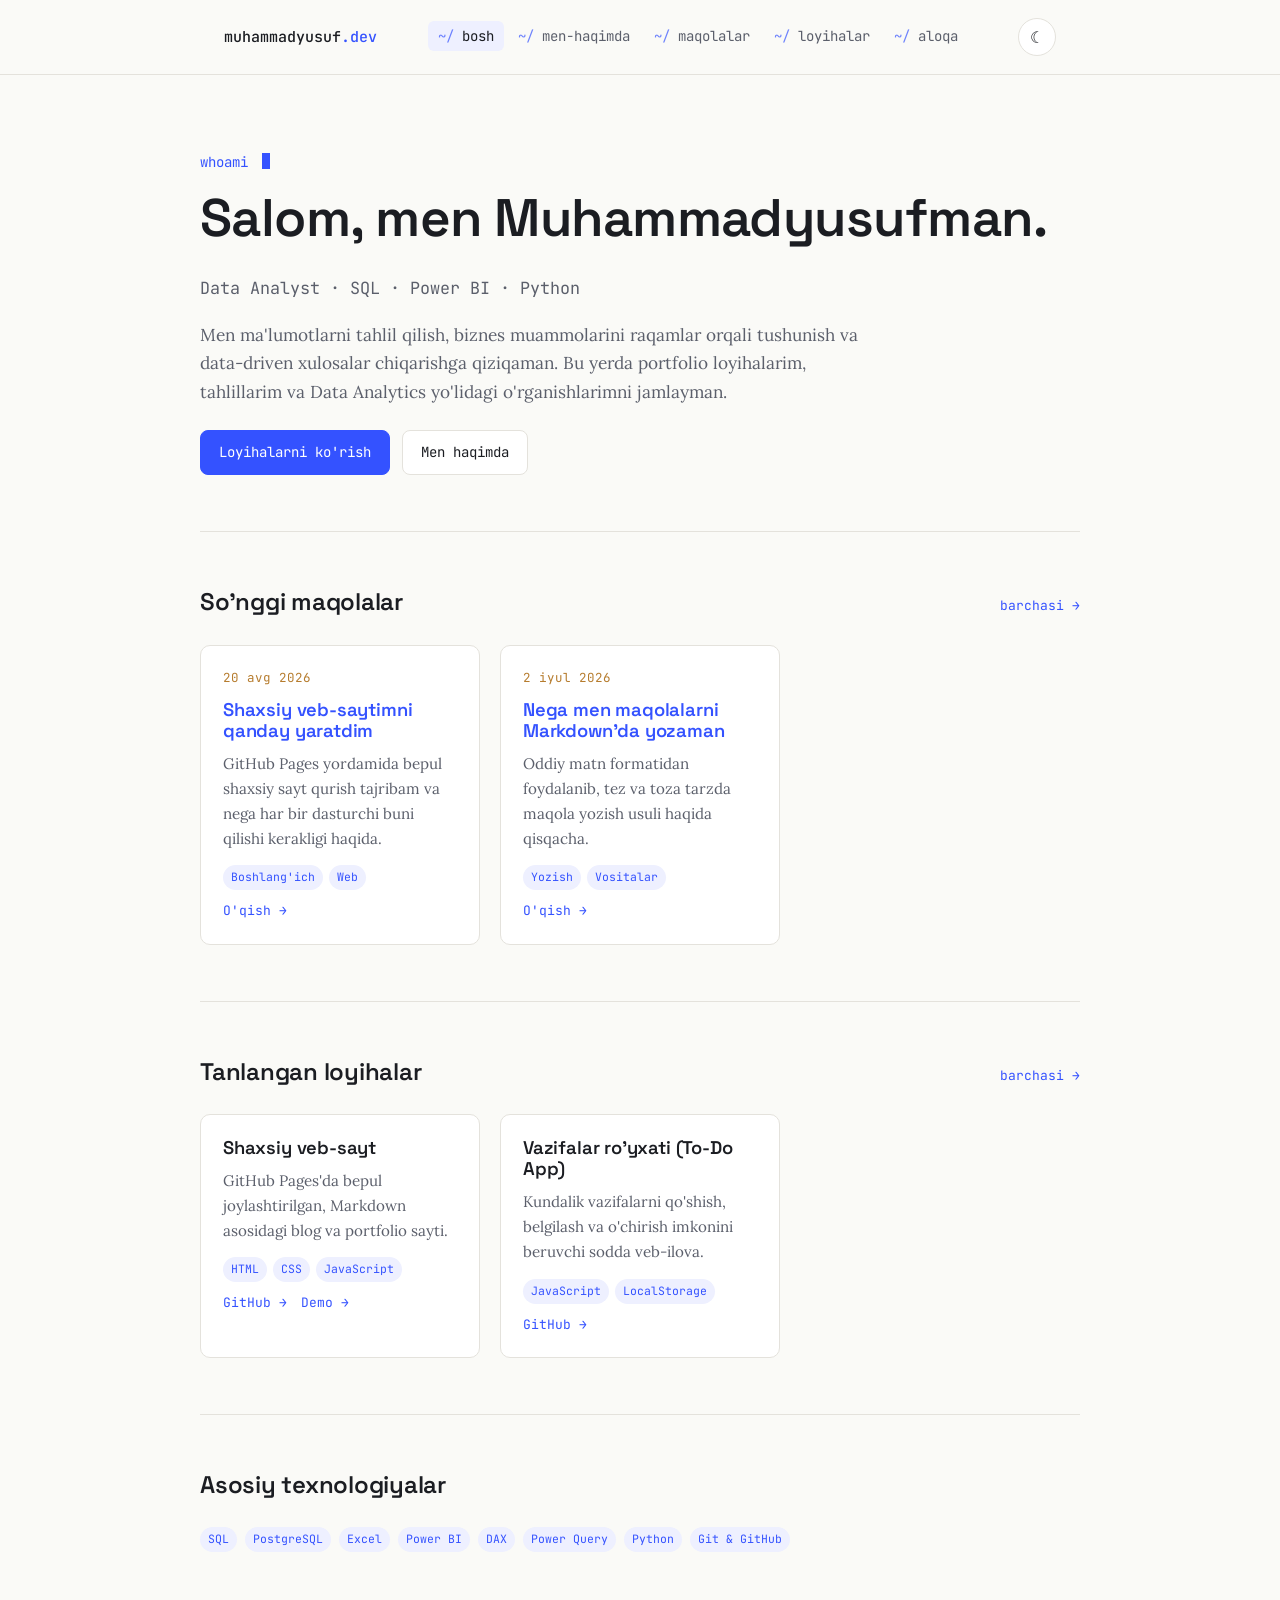
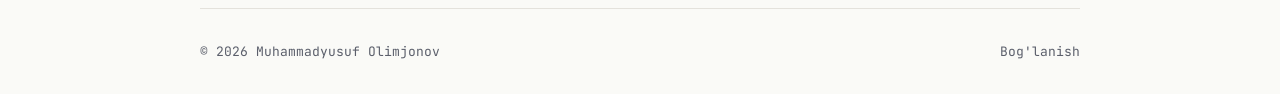
<file: index.html>
<!DOCTYPE html>
<html lang="uz" data-theme="light">
<head>

<meta charset="UTF-8">
<meta name="viewport" content="width=device-width, initial-scale=1.0">

<title>Muhammadyusuf Olimjonov — Data Analyst</title>

<meta 
  name="description" 
  content="Muhammadyusuf Olimjonov — Data Analyst. SQL, Excel, Power BI va Python yordamida ma'lumotlarni tahlil qiladi va biznes muammolariga data-driven yechimlar izlaydi."
>

<meta name="theme-color" content="#3452FF">

<!-- Open Graph -->
<meta property="og:title" content="Muhammadyusuf Olimjonov — Data Analyst">

<meta 
  property="og:description" 
  content="Data Analytics portfolio: loyihalar, tahlillar va o'rganishlar."
>

<meta property="og:type" content="website">


<link rel="preconnect" href="https://fonts.googleapis.com">

<link 
  rel="preconnect" 
  href="https://fonts.gstatic.com" 
  crossorigin
>

<link 
  href="https://fonts.googleapis.com/css2?family=Space+Grotesk:wght@500;600;700&family=Lora:ital,wght@0,400;0,500;1,400&family=JetBrains+Mono:wght@400;500&display=swap" 
  rel="stylesheet"
>

<link rel="stylesheet" href="assets/css/style.css">

</head>


<body>


<header class="site-header">

  <div class="nav-wrap">

    <a href="index.html" class="logo">
      muhammadyusuf<span>.dev</span>
    </a>

    <button 
      class="nav-toggle" 
      id="nav-toggle" 
      aria-label="Menyuni ochish"
    >
      ☰
    </button>


    <ul class="nav-links" id="nav-links">

      <li>
        <a href="index.html" aria-current="page">
          bosh
        </a>
      </li>

      <li>
        <a href="about.html">
          men-haqimda
        </a>
      </li>

      <li>
        <a href="articles/index.html">
          maqolalar
        </a>
      </li>

      <li>
        <a href="projects/index.html">
          loyihalar
        </a>
      </li>

      <li>
        <a href="contact.html">
          aloqa
        </a>
      </li>

    </ul>


    <div class="nav-right">

      <button 
        id="theme-toggle" 
        aria-label="Mavzuni almashtirish"
      >
        ☾
      </button>

    </div>

  </div>

</header>



<main>


<!-- HERO -->

<section class="hero container">

  <span class="prompt mono">
    whoami
  </span>


  <h1>
    Salom, men Muhammadyusufman.
  </h1>


  <p class="role">
    Data Analyst · SQL · Power BI · Python
  </p>


  <p class="lead">
    Men ma'lumotlarni tahlil qilish, biznes muammolarini
    raqamlar orqali tushunish va data-driven xulosalar
    chiqarishga qiziqaman. Bu yerda portfolio loyihalarim,
    tahlillarim va Data Analytics yo'lidagi o'rganishlarimni
    jamlayman.
  </p>


  <div class="cta-row">

    <a 
      href="projects/index.html" 
      class="btn btn-primary"
    >
      Loyihalarni ko'rish
    </a>


    <a 
      href="about.html" 
      class="btn"
    >
      Men haqimda
    </a>

  </div>

</section>



<!-- ARTICLES -->

<section class="section container">

  <div class="section-head">

    <h2>
      So'nggi maqolalar
    </h2>

    <a 
      class="see-all" 
      href="articles/index.html"
    >
      barchasi →
    </a>

  </div>


  <div 
    class="card-grid" 
    data-articles 
    data-limit="3"
  >

    <p class="empty-state">
      Yuklanmoqda…
    </p>

  </div>

</section>



<!-- PROJECTS -->

<section class="section container">

  <div class="section-head">

    <h2>
      Tanlangan loyihalar
    </h2>

    <a 
      class="see-all" 
      href="projects/index.html"
    >
      barchasi →
    </a>

  </div>


  <div 
    class="card-grid" 
    data-projects 
    data-limit="2"
  >

    <p class="empty-state">
      Yuklanmoqda…
    </p>

  </div>

</section>



<!-- SKILLS -->

<section class="section container">

  <div class="section-head">

    <h2>
      Asosiy texnologiyalar
    </h2>

  </div>


  <div class="skills-list">

    <span class="tag">SQL</span>

    <span class="tag">PostgreSQL</span>

    <span class="tag">Excel</span>

    <span class="tag">Power BI</span>

    <span class="tag">DAX</span>

    <span class="tag">Power Query</span>

    <span class="tag">Python</span>

    <span class="tag">Git &amp; GitHub</span>

  </div>

</section>


</main>



<footer class="site-footer container">

  <span>
    © 2026 Muhammadyusuf Olimjonov
  </span>


  <span>

    <a href="contact.html">
      Bog'lanish
    </a>

  </span>

</footer>



<script src="assets/js/theme.js"></script>

<script src="assets/js/articles.js"></script>

<script src="assets/js/projects.js"></script>


</body>
</html>
</file>
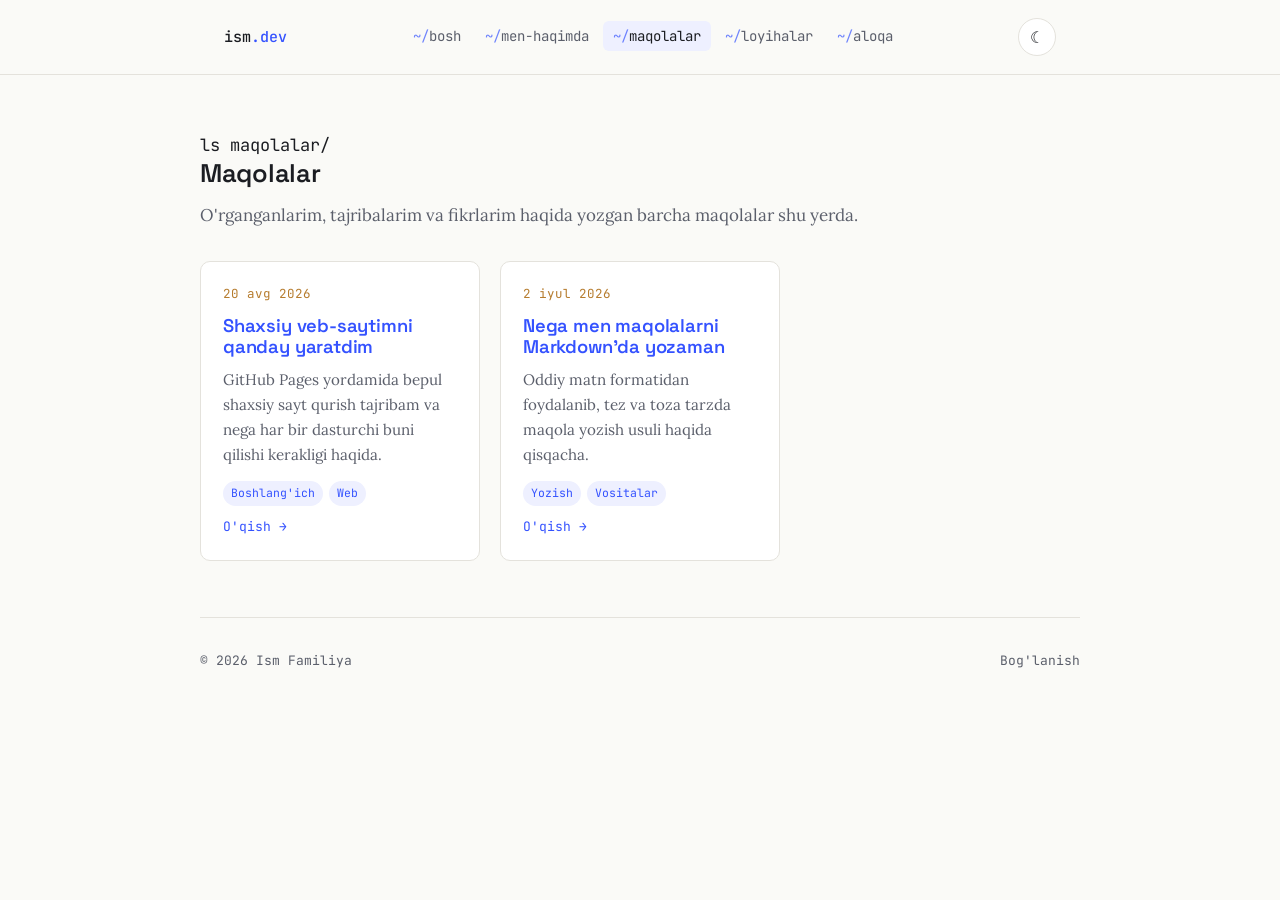
<file: articles/index.html>
<!DOCTYPE html>
<html lang="uz" data-theme="light">
<head>
<meta charset="UTF-8">
<meta name="viewport" content="width=device-width, initial-scale=1.0">
<title>Maqolalar — Ism Familiya</title>
<meta name="description" content="Ism Familiya yozgan barcha maqolalar: dasturlash, texnologiya va shaxsiy tajribalar haqida.">
<link rel="preconnect" href="https://fonts.googleapis.com">
<link rel="preconnect" href="https://fonts.gstatic.com" crossorigin>
<link href="https://fonts.googleapis.com/css2?family=Space+Grotesk:wght@500;600;700&family=Lora:ital,wght@0,400;0,500;1,400&family=JetBrains+Mono:wght@400;500&display=swap" rel="stylesheet">
<link rel="stylesheet" href="../assets/css/style.css">
</head>
<body>

<header class="site-header">
  <div class="nav-wrap">
    <a href="../index.html" class="logo">ism<span>.dev</span></a>
    <button class="nav-toggle" id="nav-toggle" aria-label="Menyuni ochish">☰</button>
    <ul class="nav-links" id="nav-links">
      <li><a href="../index.html">bosh</a></li>
      <li><a href="../about.html">men-haqimda</a></li>
      <li><a href="index.html" aria-current="page">maqolalar</a></li>
      <li><a href="../projects/index.html">loyihalar</a></li>
      <li><a href="../contact.html">aloqa</a></li>
    </ul>
    <div class="nav-right">
      <button id="theme-toggle" aria-label="Mavzuni almashtirish">☾</button>
    </div>
  </div>
</header>

<main>
  <section class="section container" style="padding-top:56px;">
    <span class="prompt mono">ls maqolalar/</span>
    <h1>Maqolalar</h1>
    <p style="color:var(--text-muted); max-width:60ch; margin-bottom:32px;">O'rganganlarim, tajribalarim va fikrlarim haqida yozgan barcha maqolalar shu yerda.</p>

    <div class="card-grid" data-articles>
      <p class="empty-state">Yuklanmoqda…</p>
    </div>
  </section>
</main>

<footer class="site-footer container">
  <span>© 2026 Ism Familiya</span>
  <span><a href="../contact.html">Bog'lanish</a></span>
</footer>

<script src="../assets/js/theme.js"></script>
<script src="../assets/js/articles.js"></script>
</body>
</html>
</file>
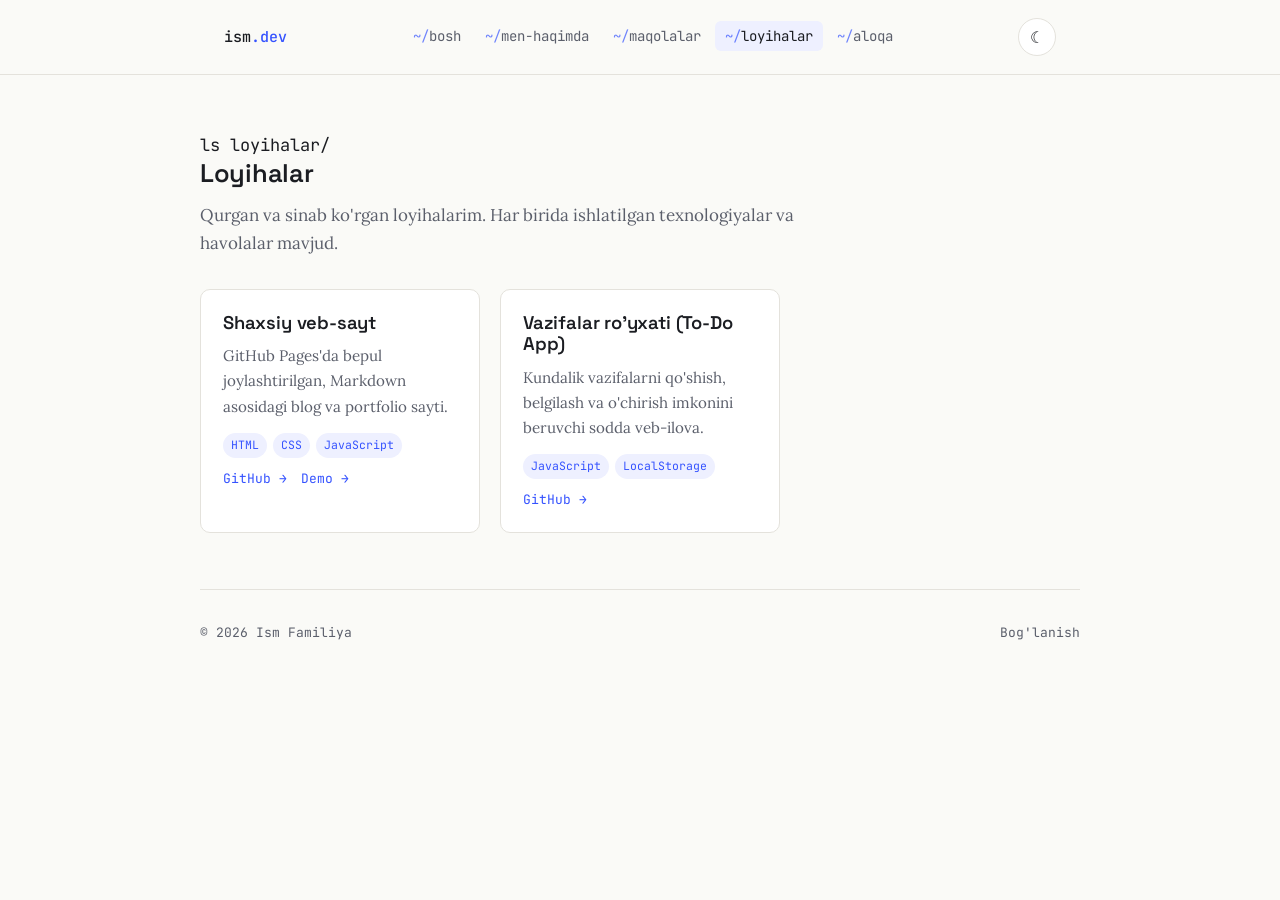
<file: projects/index.html>
<!DOCTYPE html>
<html lang="uz" data-theme="light">
<head>
<meta charset="UTF-8">
<meta name="viewport" content="width=device-width, initial-scale=1.0">
<title>Loyihalar — Ism Familiya</title>
<meta name="description" content="Ism Familiya yaratgan loyihalar: texnologiyalar, tavsif va havolalar bilan.">
<link rel="preconnect" href="https://fonts.googleapis.com">
<link rel="preconnect" href="https://fonts.gstatic.com" crossorigin>
<link href="https://fonts.googleapis.com/css2?family=Space+Grotesk:wght@500;600;700&family=Lora:ital,wght@0,400;0,500;1,400&family=JetBrains+Mono:wght@400;500&display=swap" rel="stylesheet">
<link rel="stylesheet" href="../assets/css/style.css">
</head>
<body>

<header class="site-header">
  <div class="nav-wrap">
    <a href="../index.html" class="logo">ism<span>.dev</span></a>
    <button class="nav-toggle" id="nav-toggle" aria-label="Menyuni ochish">☰</button>
    <ul class="nav-links" id="nav-links">
      <li><a href="../index.html">bosh</a></li>
      <li><a href="../about.html">men-haqimda</a></li>
      <li><a href="../articles/index.html">maqolalar</a></li>
      <li><a href="index.html" aria-current="page">loyihalar</a></li>
      <li><a href="../contact.html">aloqa</a></li>
    </ul>
    <div class="nav-right">
      <button id="theme-toggle" aria-label="Mavzuni almashtirish">☾</button>
    </div>
  </div>
</header>

<main>
  <section class="section container" style="padding-top:56px;">
    <span class="prompt mono">ls loyihalar/</span>
    <h1>Loyihalar</h1>
    <p style="color:var(--text-muted); max-width:60ch; margin-bottom:32px;">Qurgan va sinab ko'rgan loyihalarim. Har birida ishlatilgan texnologiyalar va havolalar mavjud.</p>

    <div class="card-grid" data-projects>
      <p class="empty-state">Yuklanmoqda…</p>
    </div>
  </section>
</main>

<footer class="site-footer container">
  <span>© 2026 Ism Familiya</span>
  <span><a href="../contact.html">Bog'lanish</a></span>
</footer>

<script src="../assets/js/theme.js"></script>
<script src="../assets/js/projects.js"></script>
</body>
</html>
</file>
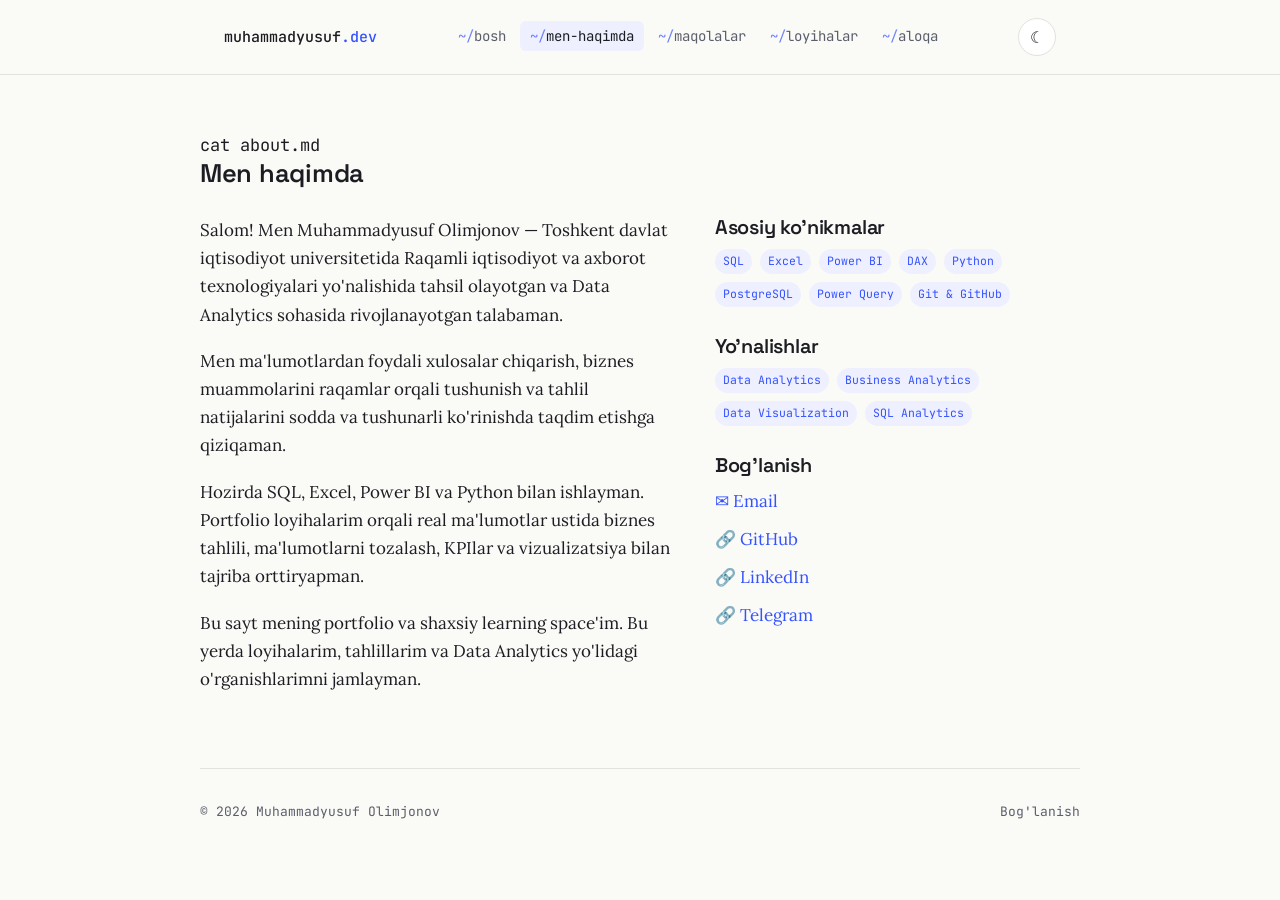
<file: about.html>
<!DOCTYPE html>
<html lang="uz" data-theme="light">
<head>
<meta charset="UTF-8">
<meta name="viewport" content="width=device-width, initial-scale=1.0">
<title>Men haqimda — Muhammadyusuf Olimjonov</title>
<meta name="description" content="Muhammadyusuf Olimjonov — Data Analyst. SQL, Excel, Power BI va Python bilan ma'lumotlarni tahlil qilishga qiziqadi.">
<link rel="preconnect" href="https://fonts.googleapis.com">
<link rel="preconnect" href="https://fonts.gstatic.com" crossorigin>
<link href="https://fonts.googleapis.com/css2?family=Space+Grotesk:wght@500;600;700&family=Lora:ital,wght@0,400;0,500;1,400&family=JetBrains+Mono:wght@400;500&display=swap" rel="stylesheet">
<link rel="stylesheet" href="assets/css/style.css">
</head>

<body>

<header class="site-header">
  <div class="nav-wrap">

    <a href="index.html" class="logo">muhammadyusuf<span>.dev</span></a>

    <button class="nav-toggle" id="nav-toggle" aria-label="Menyuni ochish">☰</button>

    <ul class="nav-links" id="nav-links">
      <li><a href="index.html">bosh</a></li>
      <li><a href="about.html" aria-current="page">men-haqimda</a></li>
      <li><a href="articles/index.html">maqolalar</a></li>
      <li><a href="projects/index.html">loyihalar</a></li>
      <li><a href="contact.html">aloqa</a></li>
    </ul>

    <div class="nav-right">
      <button id="theme-toggle" aria-label="Mavzuni almashtirish">☾</button>
    </div>

  </div>
</header>

<main>

  <section class="section container" style="padding-top:56px;">

    <span class="prompt mono">cat about.md</span>

    <h1>Men haqimda</h1>

    <div class="bio-columns" style="margin-top:28px;">

      <div>

        <p>
          Salom! Men Muhammadyusuf Olimjonov — Toshkent davlat iqtisodiyot
          universitetida Raqamli iqtisodiyot va axborot texnologiyalari
          yo'nalishida tahsil olayotgan va Data Analytics sohasida
          rivojlanayotgan talabaman.
        </p>

        <p>
          Men ma'lumotlardan foydali xulosalar chiqarish, biznes muammolarini
          raqamlar orqali tushunish va tahlil natijalarini sodda va tushunarli
          ko'rinishda taqdim etishga qiziqaman.
        </p>

        <p>
          Hozirda SQL, Excel, Power BI va Python bilan ishlayman. Portfolio
          loyihalarim orqali real ma'lumotlar ustida biznes tahlili,
          ma'lumotlarni tozalash, KPIlar va vizualizatsiya bilan tajriba
          orttiryapman.
        </p>

        <p>
          Bu sayt mening portfolio va shaxsiy learning space'im. Bu yerda
          loyihalarim, tahlillarim va Data Analytics yo'lidagi o'rganishlarimni
          jamlayman.
        </p>

      </div>

      <aside>

        <h3>Asosiy ko'nikmalar</h3>

        <div class="skills-list">
          <span class="tag">SQL</span>
          <span class="tag">Excel</span>
          <span class="tag">Power BI</span>
          <span class="tag">DAX</span>
          <span class="tag">Python</span>
          <span class="tag">PostgreSQL</span>
          <span class="tag">Power Query</span>
          <span class="tag">Git &amp; GitHub</span>
        </div>

        <h3 style="margin-top:28px;">Yo'nalishlar</h3>

        <div class="skills-list">
          <span class="tag">Data Analytics</span>
          <span class="tag">Business Analytics</span>
          <span class="tag">Data Visualization</span>
          <span class="tag">SQL Analytics</span>
        </div>

        <h3 style="margin-top:28px;">Bog'lanish</h3>

        <div class="skills-list" style="flex-direction:column; align-items:flex-start; gap:10px;">

          <a href="mailto:YOUR_EMAIL@example.com">
            ✉ Email
          </a>

          <a href="https://github.com/Muhammadyusuf0415" target="_blank" rel="noopener">
            🔗 GitHub
          </a>

          <a href="https://www.linkedin.com/in/Olimjonov0415/" target="_blank" rel="noopener">
            🔗 LinkedIn
          </a>

          <a href="https://t.me/YOUR_USERNAME" target="_blank" rel="noopener">
            🔗 Telegram
          </a>

        </div>

      </aside>

    </div>

  </section>

</main>

<footer class="site-footer container">

  <span>© 2026 Muhammadyusuf Olimjonov</span>

  <span>
    <a href="contact.html">Bog'lanish</a>
  </span>

</footer>

<script src="assets/js/theme.js"></script>

</body>
</html>
</file>
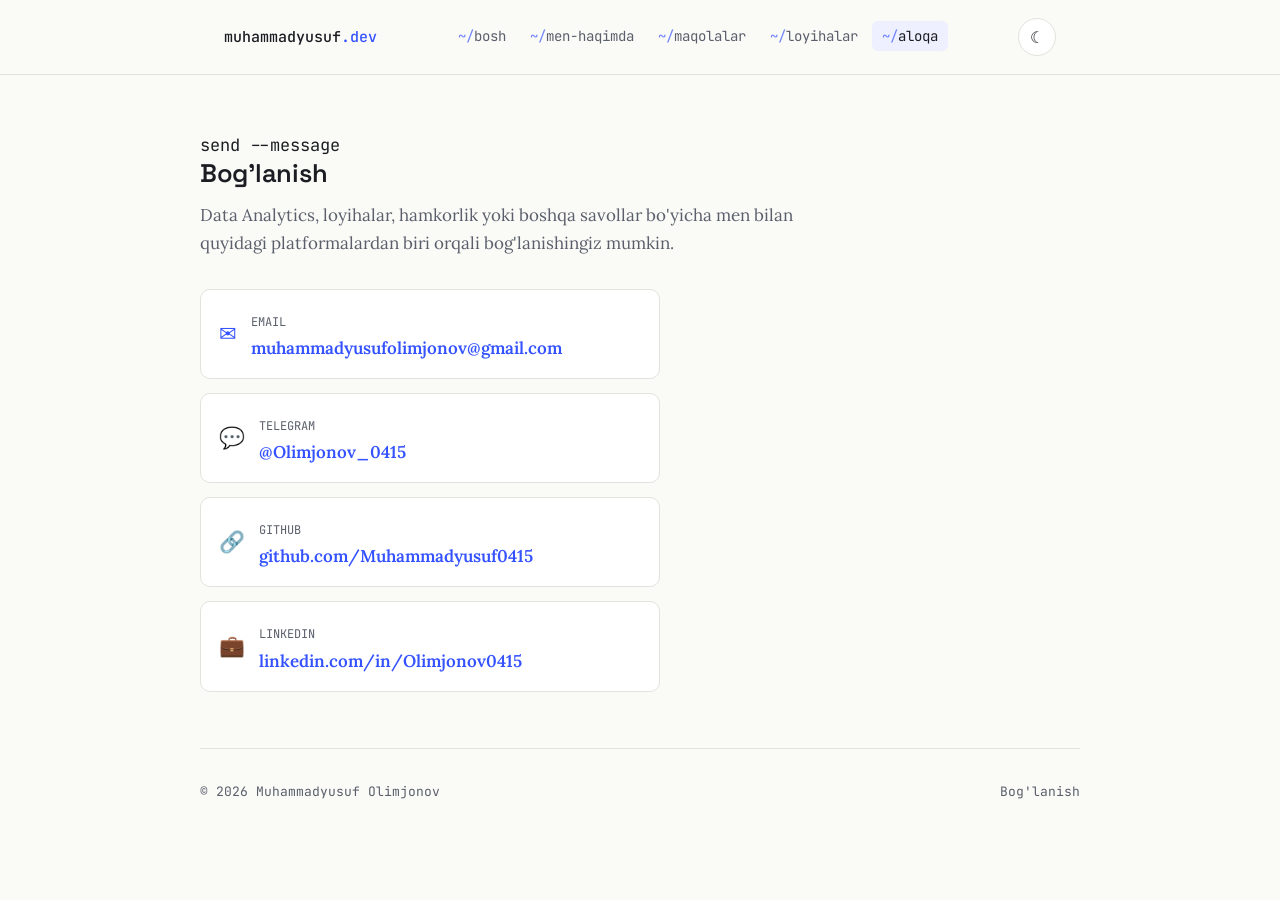
<file: contact.html>
<!DOCTYPE html>
<html lang="uz" data-theme="light">
<head>
<meta charset="UTF-8">
<meta name="viewport" content="width=device-width, initial-scale=1.0">

<title>Aloqa — Muhammadyusuf Olimjonov</title>

<meta name="description" content="Muhammadyusuf Olimjonov bilan Data Analytics, loyihalar yoki hamkorlik bo'yicha bog'laning.">

<link rel="preconnect" href="https://fonts.googleapis.com">
<link rel="preconnect" href="https://fonts.gstatic.com" crossorigin>

<link href="https://fonts.googleapis.com/css2?family=Space+Grotesk:wght@500;600;700&family=Lora:ital,wght@0,400;0,500;1,400&family=JetBrains+Mono:wght@400;500&display=swap" rel="stylesheet">

<link rel="stylesheet" href="assets/css/style.css">
</head>

<body>

<header class="site-header">

  <div class="nav-wrap">

    <a href="index.html" class="logo">
      muhammadyusuf<span>.dev</span>
    </a>

    <button 
      class="nav-toggle" 
      id="nav-toggle" 
      aria-label="Menyuni ochish">
      ☰
    </button>

    <ul class="nav-links" id="nav-links">

      <li>
        <a href="index.html">bosh</a>
      </li>

      <li>
        <a href="about.html">men-haqimda</a>
      </li>

      <li>
        <a href="articles/index.html">maqolalar</a>
      </li>

      <li>
        <a href="projects/index.html">loyihalar</a>
      </li>

      <li>
        <a href="contact.html" aria-current="page">aloqa</a>
      </li>

    </ul>

    <div class="nav-right">

      <button 
        id="theme-toggle" 
        aria-label="Mavzuni almashtirish">
        ☾
      </button>

    </div>

  </div>

</header>


<main>

  <section 
    class="section container" 
    style="padding-top:56px;"
  >

    <span class="prompt mono">
      send --message
    </span>

    <h1>Bog'lanish</h1>

    <p 
      class="lead" 
      style="
        color:var(--text-muted); 
        max-width:60ch; 
        margin-bottom:32px;
      "
    >
      Data Analytics, loyihalar, hamkorlik yoki boshqa savollar
      bo'yicha men bilan quyidagi platformalardan biri orqali
      bog'lanishingiz mumkin.
    </p>


    <div class="contact-grid">

      <!-- EMAIL -->

      <a 
        class="contact-item" 
        href="mailto:muhammadyusufolimjonov@gmail.com"
      >

        <span class="icon">✉</span>

        <span>

          <span class="label">
            EMAIL
          </span>

          <br>

          <span class="value">
            muhammadyusufolimjonov@gmail.com
          </span>

        </span>

      </a>


      <!-- TELEGRAM -->

      <a 
        class="contact-item" 
        href="https://t.me/Olimjonov_0415" 
        target="_blank" 
        rel="noopener"
      >

        <span class="icon">💬</span>

        <span>

          <span class="label">
            TELEGRAM
          </span>

          <br>

          <span class="value">
            @Olimjonov_0415
          </span>

        </span>

      </a>


      <!-- GITHUB -->

      <a 
        class="contact-item" 
        href="https://github.com/Muhammadyusuf0415" 
        target="_blank" 
        rel="noopener"
      >

        <span class="icon">🔗</span>

        <span>

          <span class="label">
            GITHUB
          </span>

          <br>

          <span class="value">
            github.com/Muhammadyusuf0415
          </span>

        </span>

      </a>


      <!-- LINKEDIN -->

      <a 
        class="contact-item" 
        href="https://www.linkedin.com/in/Olimjonov0415/" 
        target="_blank" 
        rel="noopener"
      >

        <span class="icon">💼</span>

        <span>

          <span class="label">
            LINKEDIN
          </span>

          <br>

          <span class="value">
            linkedin.com/in/Olimjonov0415
          </span>

        </span>

      </a>

    </div>

  </section>

</main>


<footer class="site-footer container">

  <span>
    © 2026 Muhammadyusuf Olimjonov
  </span>

  <span>
    <a href="contact.html">
      Bog'lanish
    </a>
  </span>

</footer>


<script src="assets/js/theme.js"></script>

</body>
</html>
</file>
<file: assets/css/style.css>
/* =========================================================
   SAYT DIZAYNI — asosiy stil fayli
   Ranglar va shriftlarni o'zgartirish uchun faqat pastdagi
   :root va [data-theme="dark"] bloklaridagi qiymatlarni
   o'zgartiring — qolgan joylarga tegmasangiz ham bo'ladi.
   ========================================================= */

:root{
  /* --- Rang tokenlari (Light / Yorug' rejim) --- */
  --bg: #FAFAF7;
  --bg-elevated: #FFFFFF;
  --text: #1B1D22;
  --text-muted: #5B5F6B;
  --border: #E4E2DC;
  --accent: #3452FF;
  --accent-strong: #263CD1;
  --accent-soft: #EEF0FF;
  --gold: #B67C2E;
  --shadow: 0 1px 2px rgba(20,20,30,.04), 0 8px 24px rgba(20,20,30,.06);

  /* --- Tipografiya --- */
  --font-display: 'Space Grotesk', 'Segoe UI', sans-serif;
  --font-body: 'Lora', Georgia, serif;
  --font-mono: 'JetBrains Mono', 'Courier New', monospace;

  --radius: 10px;
  --max-width: 880px;
}

[data-theme="dark"]{
  --bg: #14161B;
  --bg-elevated: #1B1E25;
  --text: #EDEEF2;
  --text-muted: #9CA0AC;
  --border: #2A2D36;
  --accent: #7C92FF;
  --accent-strong: #A6B4FF;
  --accent-soft: #20243B;
  --gold: #D9A45C;
  --shadow: 0 1px 2px rgba(0,0,0,.3), 0 8px 24px rgba(0,0,0,.35);
}

*, *::before, *::after{ box-sizing: border-box; }
html{ scroll-behavior: smooth; }

@media (prefers-reduced-motion: reduce){
  html{ scroll-behavior: auto; }
  *, *::before, *::after{ animation-duration: 0.01ms !important; animation-iteration-count: 1 !important; transition-duration: 0.01ms !important; }
}

body{
  margin: 0;
  background: var(--bg);
  color: var(--text);
  font-family: var(--font-body);
  font-size: 17px;
  line-height: 1.65;
  transition: background .2s ease, color .2s ease;
  -webkit-font-smoothing: antialiased;
}

h1, h2, h3, h4, .display{
  font-family: var(--font-display);
  font-weight: 600;
  line-height: 1.15;
  letter-spacing: -0.01em;
  margin: 0 0 .5em;
}

p{ margin: 0 0 1.1em; }

a{ color: var(--accent); text-decoration: none; }
a:hover{ color: var(--accent-strong); text-decoration: underline; }

:focus-visible{
  outline: 2px solid var(--accent);
  outline-offset: 3px;
  border-radius: 4px;
}

img{ max-width: 100%; display: block; border-radius: var(--radius); }

.container{
  max-width: var(--max-width);
  margin: 0 auto;
  padding: 0 24px;
}

.mono{ font-family: var(--font-mono); }

/* ---------- Header / Navigatsiya ---------- */
.site-header{
  border-bottom: 1px solid var(--border);
  background: var(--bg);
  position: sticky;
  top: 0;
  z-index: 50;
}

.nav-wrap{
  max-width: var(--max-width);
  margin: 0 auto;
  padding: 18px 24px;
  display: flex;
  align-items: center;
  justify-content: space-between;
  gap: 16px;
}

.logo{
  font-family: var(--font-mono);
  font-weight: 500;
  font-size: 15px;
  color: var(--text);
}
.logo span{ color: var(--accent); }

.nav-links{
  display: flex;
  align-items: center;
  gap: 4px;
  list-style: none;
  margin: 0;
  padding: 0;
  font-family: var(--font-mono);
  font-size: 14px;
}

.nav-links a{
  color: var(--text-muted);
  padding: 6px 10px;
  border-radius: 6px;
}
.nav-links a::before{ content: "~/"; color: var(--accent); opacity: .7; }
.nav-links a:hover, .nav-links a[aria-current="page"]{
  color: var(--text);
  background: var(--accent-soft);
  text-decoration: none;
}

.nav-right{ display: flex; align-items: center; gap: 10px; }

#theme-toggle{
  border: 1px solid var(--border);
  background: var(--bg-elevated);
  color: var(--text);
  width: 38px;
  height: 38px;
  border-radius: 50%;
  cursor: pointer;
  display: flex;
  align-items: center;
  justify-content: center;
  font-size: 16px;
  transition: transform .15s ease, background .2s ease;
}
#theme-toggle:hover{ transform: rotate(15deg); }

.nav-toggle{
  display: none;
  border: 1px solid var(--border);
  background: var(--bg-elevated);
  color: var(--text);
  width: 38px; height: 38px;
  border-radius: 8px;
  font-family: var(--font-mono);
  cursor: pointer;
}

/* ---------- Hero ---------- */
.hero{
  padding: 72px 0 56px;
  border-bottom: 1px solid var(--border);
}
.hero .prompt{
  font-family: var(--font-mono);
  font-size: 14px;
  color: var(--accent);
  margin-bottom: 14px;
  display: inline-block;
}
.hero .prompt::after{
  content: "";
  display: inline-block;
  width: 8px; height: 16px;
  background: var(--accent);
  margin-left: 6px;
  vertical-align: -2px;
  animation: blink 1.1s steps(1) infinite;
}
@keyframes blink{ 50%{ opacity: 0; } }

.hero h1{
  font-size: clamp(2.1rem, 5vw, 3.3rem);
}
.hero .role{
  font-family: var(--font-mono);
  color: var(--text-muted);
  font-size: 1.05rem;
  margin-bottom: 18px;
}
.hero .lead{
  max-width: 60ch;
  color: var(--text-muted);
  font-size: 1.08rem;
}
.hero .cta-row{ display: flex; gap: 12px; margin-top: 24px; flex-wrap: wrap; }

.btn{
  font-family: var(--font-mono);
  font-size: 14px;
  padding: 10px 18px;
  border-radius: 8px;
  border: 1px solid var(--border);
  background: var(--bg-elevated);
  color: var(--text);
  cursor: pointer;
  display: inline-block;
  transition: border-color .15s ease, background .15s ease, transform .1s ease;
}
.btn:hover{ border-color: var(--accent); text-decoration: none; transform: translateY(-1px); }
.btn-primary{ background: var(--accent); border-color: var(--accent); color: #fff; }
.btn-primary:hover{ background: var(--accent-strong); border-color: var(--accent-strong); color:#fff; }

/* ---------- Sections ---------- */
.section{ padding: 56px 0; }
.section + .section{ border-top: 1px solid var(--border); }

.section-head{
  display: flex;
  align-items: baseline;
  justify-content: space-between;
  gap: 12px;
  margin-bottom: 28px;
}
.section-head h2{ font-size: 1.5rem; margin: 0; }
.section-head .see-all{ font-family: var(--font-mono); font-size: 13px; white-space: nowrap; }

/* ---------- Card grids ---------- */
.card-grid{
  display: grid;
  grid-template-columns: repeat(auto-fill, minmax(260px, 1fr));
  gap: 20px;
}

.card{
  background: var(--bg-elevated);
  border: 1px solid var(--border);
  border-radius: var(--radius);
  padding: 22px;
  display: flex;
  flex-direction: column;
  gap: 10px;
  transition: border-color .15s ease, box-shadow .15s ease, transform .1s ease;
}
.card:hover{ border-color: var(--accent); box-shadow: var(--shadow); transform: translateY(-2px); }

.card .meta{
  font-family: var(--font-mono);
  font-size: 12.5px;
  color: var(--gold);
}
.card h3{ font-size: 1.15rem; margin: 0; }
.card p{ color: var(--text-muted); font-size: .95rem; margin: 0; }
.card .tags{ display: flex; gap: 6px; flex-wrap: wrap; margin-top: 4px; }
.tag{
  font-family: var(--font-mono);
  font-size: 11.5px;
  padding: 3px 8px;
  border-radius: 999px;
  background: var(--accent-soft);
  color: var(--accent);
}
.card-link{ font-family: var(--font-mono); font-size: 13px; margin-top: auto; }

.project-card img{
  width: 100%;
  aspect-ratio: 16/9;
  object-fit: cover;
  margin-bottom: 4px;
  background: var(--accent-soft);
}
.project-links{ display:flex; gap: 14px; font-family: var(--font-mono); font-size: 13px; }

/* ---------- Article page ---------- */
.article-header{ padding: 56px 0 24px; border-bottom: 1px solid var(--border); }
.article-header .meta{ font-family: var(--font-mono); color: var(--gold); font-size: 13px; margin-bottom: 10px; }
.article-header h1{ font-size: clamp(1.8rem, 4vw, 2.6rem); }

.article-body{ padding: 40px 0 64px; font-size: 1.08rem; }
.article-body h2{ margin-top: 1.6em; font-size: 1.4rem; }
.article-body h3{ margin-top: 1.4em; font-size: 1.15rem; }
.article-body p{ color: var(--text); }
.article-body code{
  font-family: var(--font-mono);
  background: var(--accent-soft);
  padding: 2px 6px;
  border-radius: 4px;
  font-size: .9em;
}
.article-body pre{
  background: var(--bg-elevated);
  border: 1px solid var(--border);
  padding: 16px;
  border-radius: var(--radius);
  overflow-x: auto;
}
.article-body pre code{ background: none; padding: 0; }
.article-body blockquote{
  margin: 1.4em 0;
  padding: 4px 20px;
  border-left: 3px solid var(--accent);
  color: var(--text-muted);
  font-style: italic;
}
.article-body ul, .article-body ol{ padding-left: 1.3em; }
.article-body a{ text-decoration: underline; text-decoration-color: var(--accent-soft); }

.back-link{ font-family: var(--font-mono); font-size: 13px; display: inline-block; margin-bottom: 18px; }

/* ---------- Aloqa (Contact) ---------- */
.contact-grid{
  display: grid;
  grid-template-columns: 1fr;
  gap: 14px;
  max-width: 460px;
}
.contact-item{
  display: flex;
  align-items: center;
  gap: 14px;
  padding: 16px 18px;
  border: 1px solid var(--border);
  border-radius: var(--radius);
  background: var(--bg-elevated);
}
.contact-item .icon{ font-size: 1.3rem; }
.contact-item .label{ font-family: var(--font-mono); font-size: 12px; color: var(--text-muted); }
.contact-item .value{ font-weight: 600; }

/* ---------- Skills / bio list (About page) ---------- */
.skills-list{ display: flex; flex-wrap: wrap; gap: 8px; margin-top: 8px; }

.bio-columns{ display: grid; grid-template-columns: 1.3fr 1fr; gap: 40px; align-items: start; }

/* ---------- Footer ---------- */
.site-footer{
  border-top: 1px solid var(--border);
  padding: 32px 0;
  font-family: var(--font-mono);
  font-size: 13px;
  color: var(--text-muted);
  display: flex;
  justify-content: space-between;
  flex-wrap: wrap;
  gap: 10px;
}
.site-footer a{ color: var(--text-muted); }
.site-footer a:hover{ color: var(--accent); }

/* ---------- Empty state ---------- */
.empty-state{
  font-family: var(--font-mono);
  color: var(--text-muted);
  padding: 32px 0;
}

/* ---------- Responsive ---------- */
@media (max-width: 720px){
  .bio-columns{ grid-template-columns: 1fr; }
  .nav-toggle{ display: block; }
  .nav-links{
    position: absolute;
    top: 100%; left: 0; right: 0;
    background: var(--bg);
    border-bottom: 1px solid var(--border);
    flex-direction: column;
    align-items: stretch;
    padding: 10px 24px 16px;
    display: none;
  }
  .nav-links.open{ display: flex; }
  .nav-links a{ padding: 10px 8px; }
  .nav-wrap{ position: relative; flex-wrap: wrap; }
  .section{ padding: 40px 0; }
  .hero{ padding: 48px 0 40px; }
}
</file>
